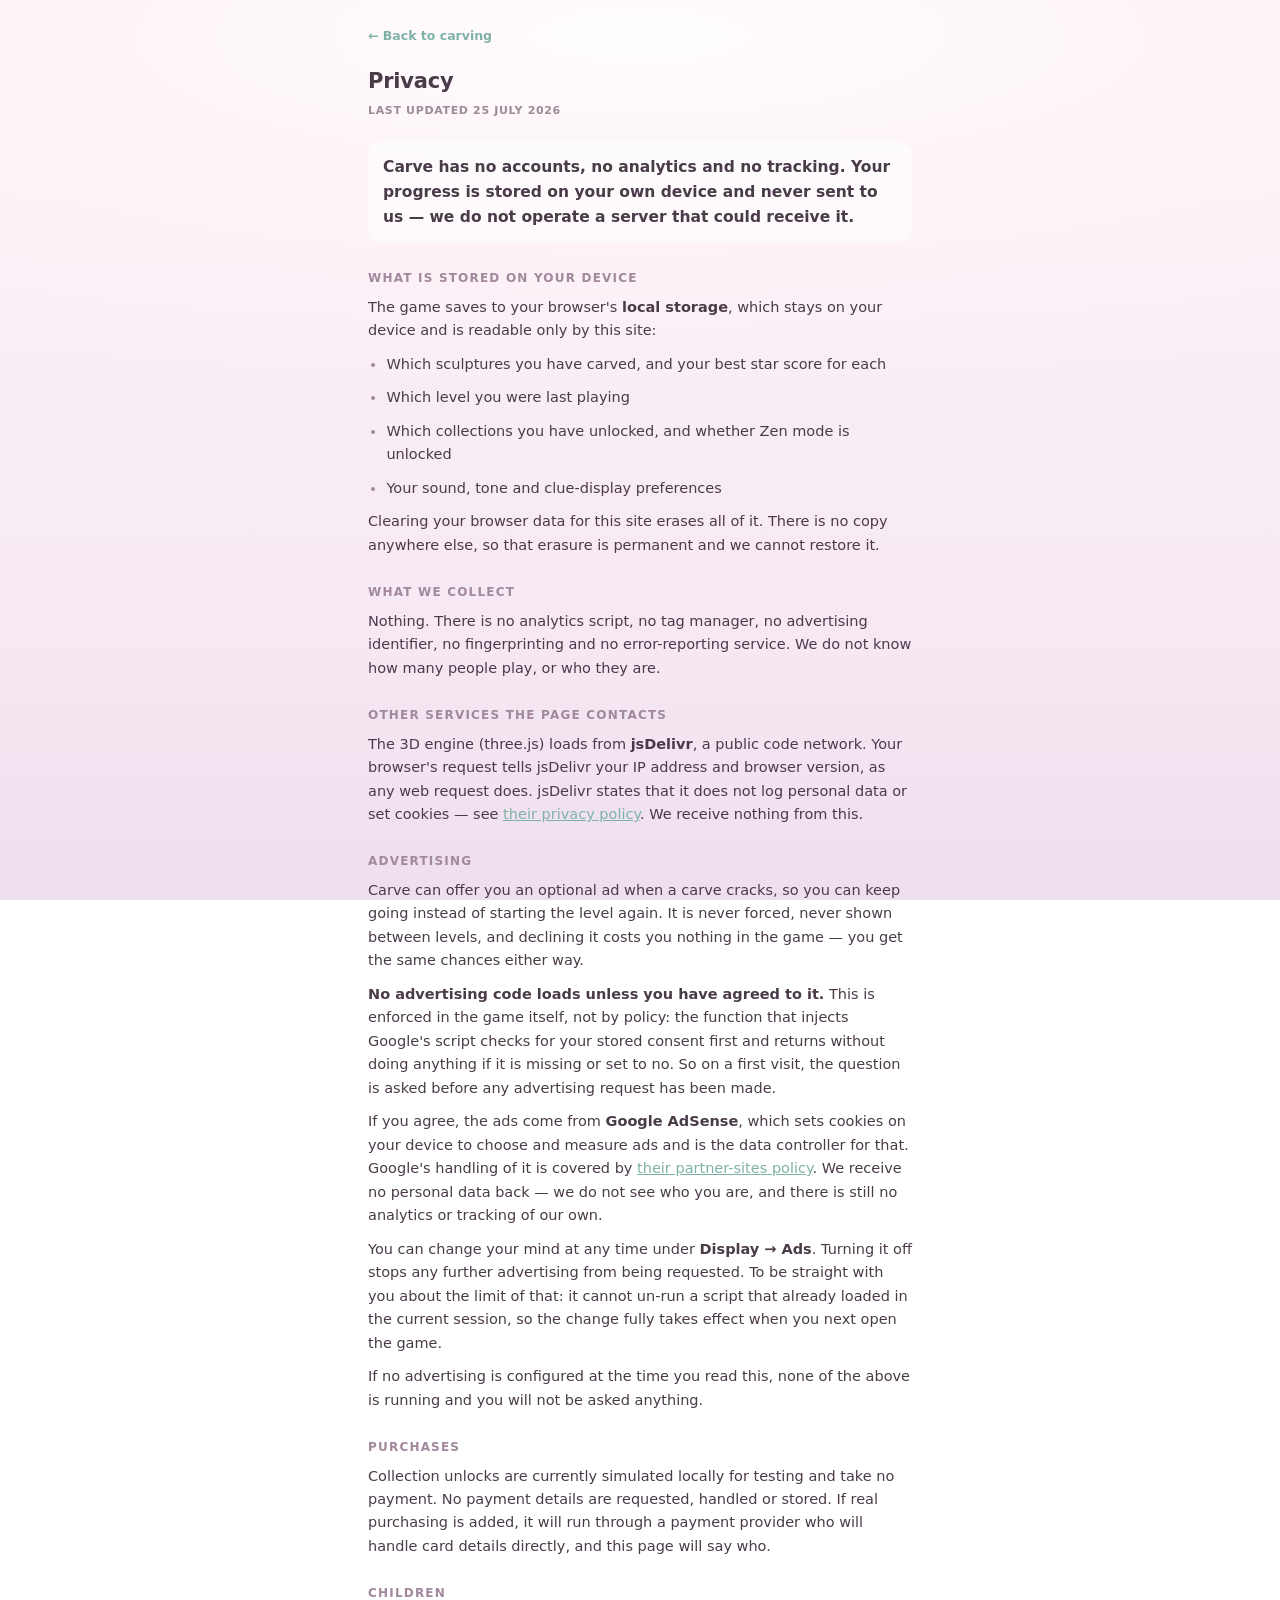
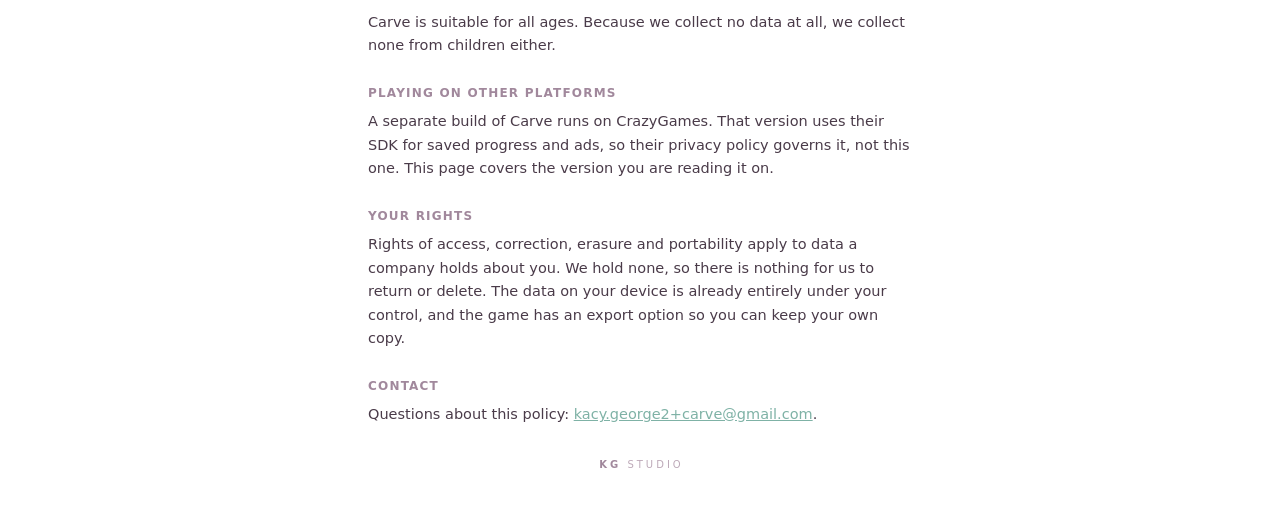
<file: privacy.html>
<!DOCTYPE html>
<html lang="en">
<head>
  <meta charset="utf-8">
  <meta name="viewport" content="width=device-width, initial-scale=1, viewport-fit=cover">
  <meta name="theme-color" content="#fdf3f8">
  <title>Carve — Privacy — KG Studio</title>
  <style>
    * { margin: 0; padding: 0; box-sizing: border-box; }

    :root { --ink: #4a3b49; --ink-soft: #9c8a97; --mint: #7fb2a6; }

    body {
      min-height: 100dvh;
      background:
        radial-gradient(110% 40% at 50% 4%, #fffdfe 0%, #fdf3f8 45%, transparent 100%),
        linear-gradient(180deg, #fdf3f8 0%, #f6e9f3 70%, #eddfec 100%);
      background-attachment: fixed;
      font-family: -apple-system, BlinkMacSystemFont, "Segoe UI", system-ui, sans-serif;
      color: var(--ink);
      -webkit-font-smoothing: antialiased;
      line-height: 1.62;
      padding: 22px 18px calc(40px + env(safe-area-inset-bottom));
    }

    main { max-width: 34rem; margin: 0 auto; }

    a { color: var(--mint); }

    #back {
      display: inline-block; margin-bottom: 18px;
      font-size: 12.5px; font-weight: 600; color: var(--mint); text-decoration: none;
    }

    h1 { font-size: 21px; font-weight: 800; letter-spacing: -.01em; margin-bottom: 4px; }

    .updated {
      font-size: 11px; font-weight: 700; letter-spacing: .06em;
      text-transform: uppercase; color: var(--ink-soft); margin-bottom: 22px;
    }

    h2 {
      font-size: 12px; font-weight: 800; letter-spacing: .1em; text-transform: uppercase;
      color: #a1889c; margin: 26px 0 7px;
    }

    p, li { font-size: 14.5px; margin-bottom: 10px; }
    ul { padding-left: 1.15rem; }
    li::marker { color: var(--ink-soft); }

    .lede {
      font-size: 15.5px; font-weight: 600;
      padding: 13px 15px; border-radius: 14px;
      background: rgba(255,255,255,.6);
    }

    footer {
      margin-top: 30px; font-size: 10px; letter-spacing: .3em; text-indent: .3em;
      text-align: center; color: #bda9b8;
    }
    footer b { font-weight: 800; color: #a1889c; }
  </style>
</head>
<body>
  <main>
    <a id="back" href="./">&larr; Back to carving</a>

    <h1>Privacy</h1>
    <p class="updated">Last updated 25 July 2026</p>

    <p class="lede">Carve has no accounts, no analytics and no tracking. Your
      progress is stored on your own device and never sent to us — we do not
      operate a server that could receive it.</p>

    <h2>What is stored on your device</h2>
    <p>The game saves to your browser's <b>local storage</b>, which stays on
      your device and is readable only by this site:</p>
    <ul>
      <li>Which sculptures you have carved, and your best star score for each</li>
      <li>Which level you were last playing</li>
      <li>Which collections you have unlocked, and whether Zen mode is unlocked</li>
      <li>Your sound, tone and clue-display preferences</li>
    </ul>
    <p>Clearing your browser data for this site erases all of it. There is no
      copy anywhere else, so that erasure is permanent and we cannot restore it.</p>

    <h2>What we collect</h2>
    <p>Nothing. There is no analytics script, no tag manager, no advertising
      identifier, no fingerprinting and no error-reporting service. We do not
      know how many people play, or who they are.</p>

    <h2>Other services the page contacts</h2>
    <p>The 3D engine (three.js) loads from <b>jsDelivr</b>, a public code
      network. Your browser's request tells jsDelivr your IP address and
      browser version, as any web request does. jsDelivr states that it does
      not log personal data or set cookies — see
      <a href="https://www.jsdelivr.com/terms/privacy-policy-jsdelivr-net"
         rel="noopener noreferrer" target="_blank">their privacy policy</a>.
      We receive nothing from this.</p>

    <h2>Advertising</h2>
    <p>Carve can offer you an optional ad when a carve cracks, so you can keep
      going instead of starting the level again. It is never forced, never
      shown between levels, and declining it costs you nothing in the game —
      you get the same chances either way.</p>
    <p><b>No advertising code loads unless you have agreed to it.</b> This is
      enforced in the game itself, not by policy: the function that injects
      Google's script checks for your stored consent first and returns without
      doing anything if it is missing or set to no. So on a first visit, the
      question is asked before any advertising request has been made.</p>
    <p>If you agree, the ads come from <b>Google AdSense</b>, which sets
      cookies on your device to choose and measure ads and is the data
      controller for that. Google's handling of it is covered by
      <a href="https://policies.google.com/technologies/partner-sites"
         rel="noopener noreferrer" target="_blank">their partner-sites policy</a>.
      We receive no personal data back — we do not see who you are, and there
      is still no analytics or tracking of our own.</p>
    <p>You can change your mind at any time under <b>Display &rarr; Ads</b>.
      Turning it off stops any further advertising from being requested. To be
      straight with you about the limit of that: it cannot un-run a script that
      already loaded in the current session, so the change fully takes effect
      when you next open the game.</p>
    <p>If no advertising is configured at the time you read this, none of the
      above is running and you will not be asked anything.</p>

    <h2>Purchases</h2>
    <p>Collection unlocks are currently simulated locally for testing and take
      no payment. No payment details are requested, handled or stored. If real
      purchasing is added, it will run through a payment provider who will
      handle card details directly, and this page will say who.</p>

    <h2>Children</h2>
    <p>Carve is suitable for all ages. Because we collect no data at all, we
      collect none from children either.</p>

    <h2>Playing on other platforms</h2>
    <p>A separate build of Carve runs on CrazyGames. That version uses their
      SDK for saved progress and ads, so their privacy policy governs it, not
      this one. This page covers the version you are reading it on.</p>

    <h2>Your rights</h2>
    <p>Rights of access, correction, erasure and portability apply to data a
      company holds about you. We hold none, so there is nothing for us to
      return or delete. The data on your device is already entirely under your
      control, and the game has an export option so you can keep your own copy.</p>

    <h2>Contact</h2>
    <p>Questions about this policy:
      <a href="mailto:kacy.george2+carve@gmail.com">kacy.george2+carve@gmail.com</a>.</p>

    <footer><b>KG</b> STUDIO</footer>
  </main>
</body>
</html>
</file>
